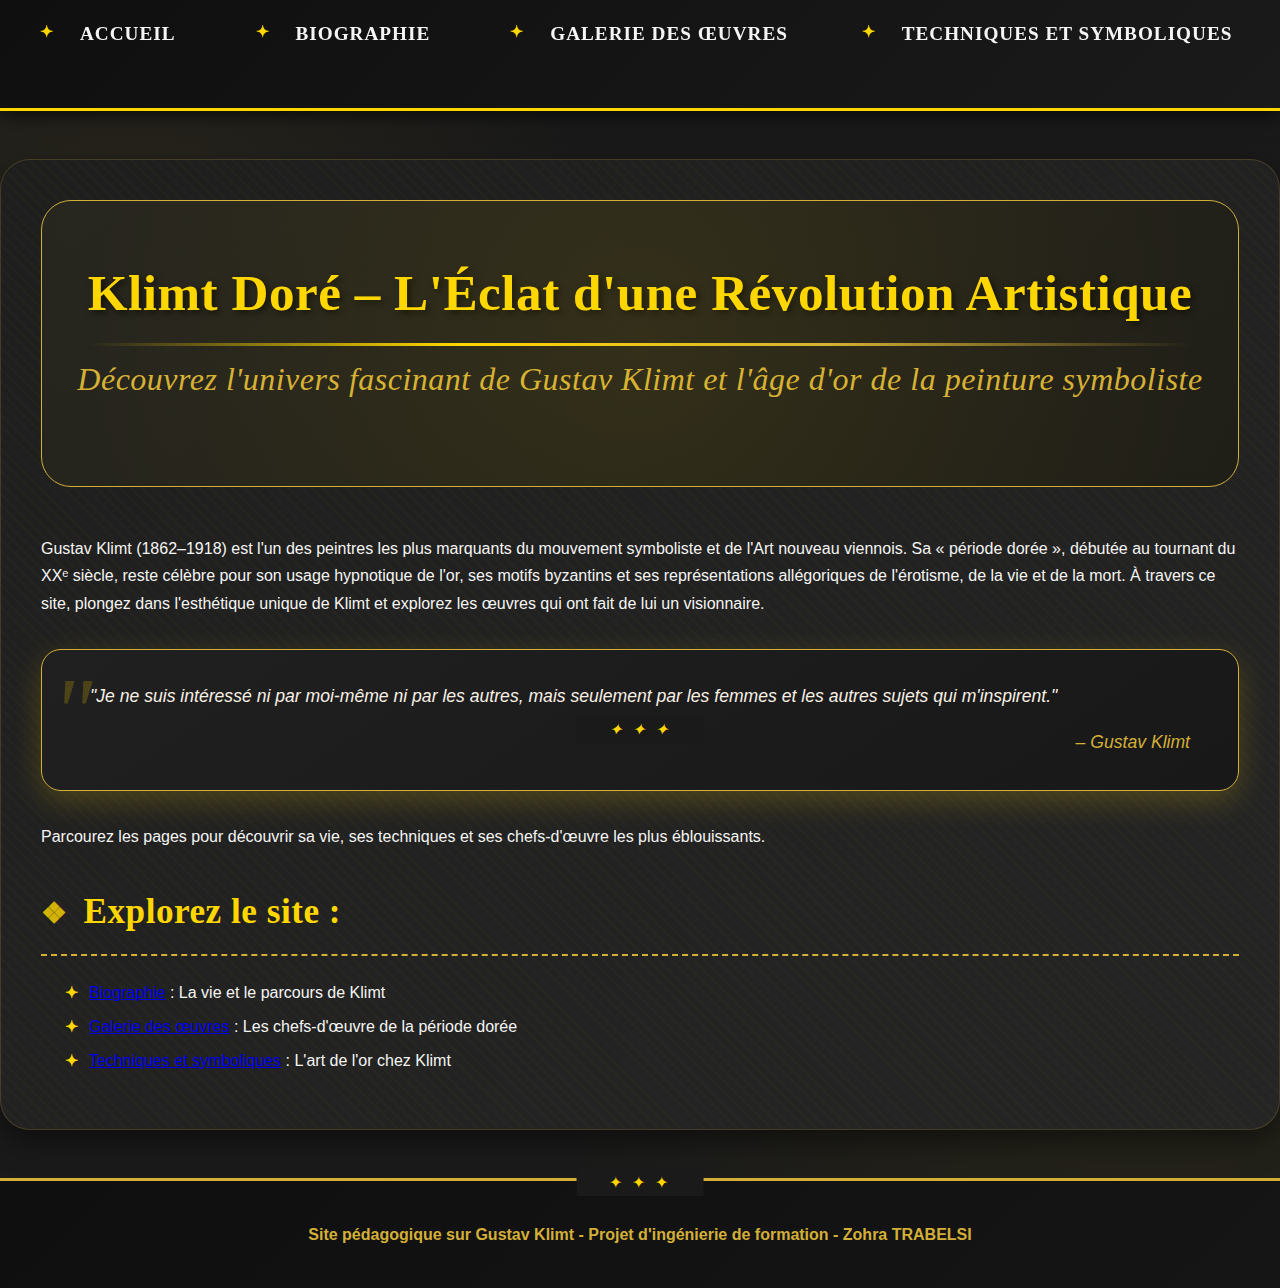
<file: index.html>
<!DOCTYPE html>
<html lang="fr">
<head>
    <meta charset="UTF-8">
    <meta name="viewport" content="width=device-width, initial-scale=1.0">
    <title>Klimt Doré - Accueil</title>
    <link rel="stylesheet" href="style.css">
</head>
<body>
    <!-- Menu de navigation principale -->
    <nav>
        <ul>
            <li><a href="index.html">Accueil</a></li>
            <li><a href="biographie.html">Biographie</a></li>
            <li><a href="oeuvres.html">Galerie des œuvres</a></li>
            <li><a href="techniques.html">Techniques et symboliques</a></li>
        </ul>
    </nav>

    <!-- Contenu principal -->
    <main>
        <!-- En-tête de la page d'accueil -->
        <header>
            <h1>Klimt Doré – L'Éclat d'une Révolution Artistique</h1>
            <h2>Découvrez l'univers fascinant de Gustav Klimt et l'âge d'or de la peinture symboliste</h2>
        </header>

        <!-- Section d'introduction -->
        <section>
            <p>Gustav Klimt (1862–1918) est l'un des peintres les plus marquants du mouvement symboliste et de l'Art nouveau viennois. Sa « période dorée », débutée au tournant du XXᵉ siècle, reste célèbre pour son usage hypnotique de l'or, ses motifs byzantins et ses représentations allégoriques de l'érotisme, de la vie et de la mort. À travers ce site, plongez dans l'esthétique unique de Klimt et explorez les œuvres qui ont fait de lui un visionnaire.</p>
        </section>

        <!-- Citation de Klimt -->
        <blockquote>
            <p>"Je ne suis intéressé ni par moi-même ni par les autres, mais seulement par les femmes et les autres sujets qui m'inspirent."</p>
            <footer>– Gustav Klimt</footer>
        </blockquote>

        <!-- Appel à l'action -->
        <section>
            <p>Parcourez les pages pour découvrir sa vie, ses techniques et ses chefs-d'œuvre les plus éblouissants.</p>
        </section>

        <!-- Liens d'exploration du site -->
        <section>
            <h3>Explorez le site :</h3>
            <ul>
                <li><a href="biographie.html">Biographie</a> : La vie et le parcours de Klimt</li>
                <li><a href="oeuvres.html">Galerie des œuvres</a> : Les chefs-d'œuvre de la période dorée</li>
                <li><a href="techniques.html">Techniques et symboliques</a> : L'art de l'or chez Klimt</li>
            </ul>
        </section>
    </main>

    <!-- Pied de page -->
    <footer>
        <p>Site pédagogique sur Gustav Klimt - Projet d'ingénierie de formation - Zohra TRABELSI</p>
    </footer>
</body>
</html>
</file>
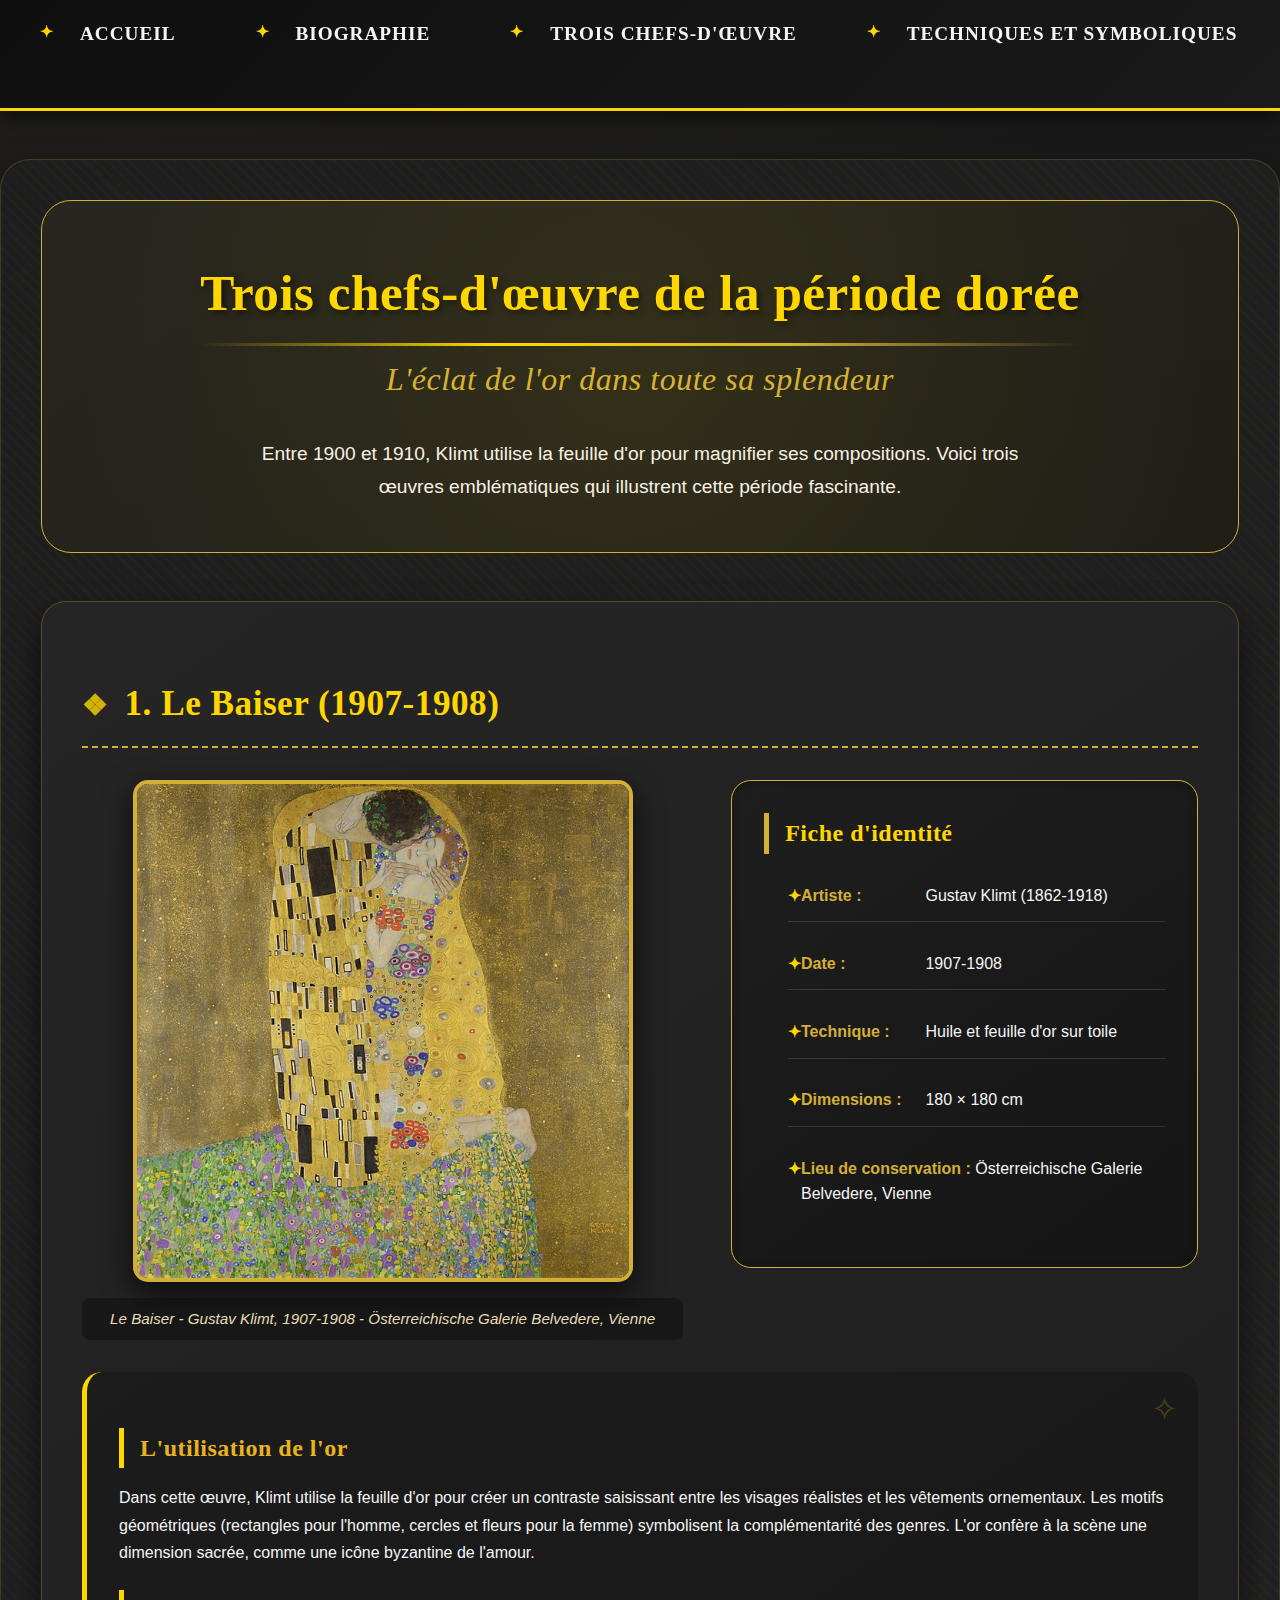
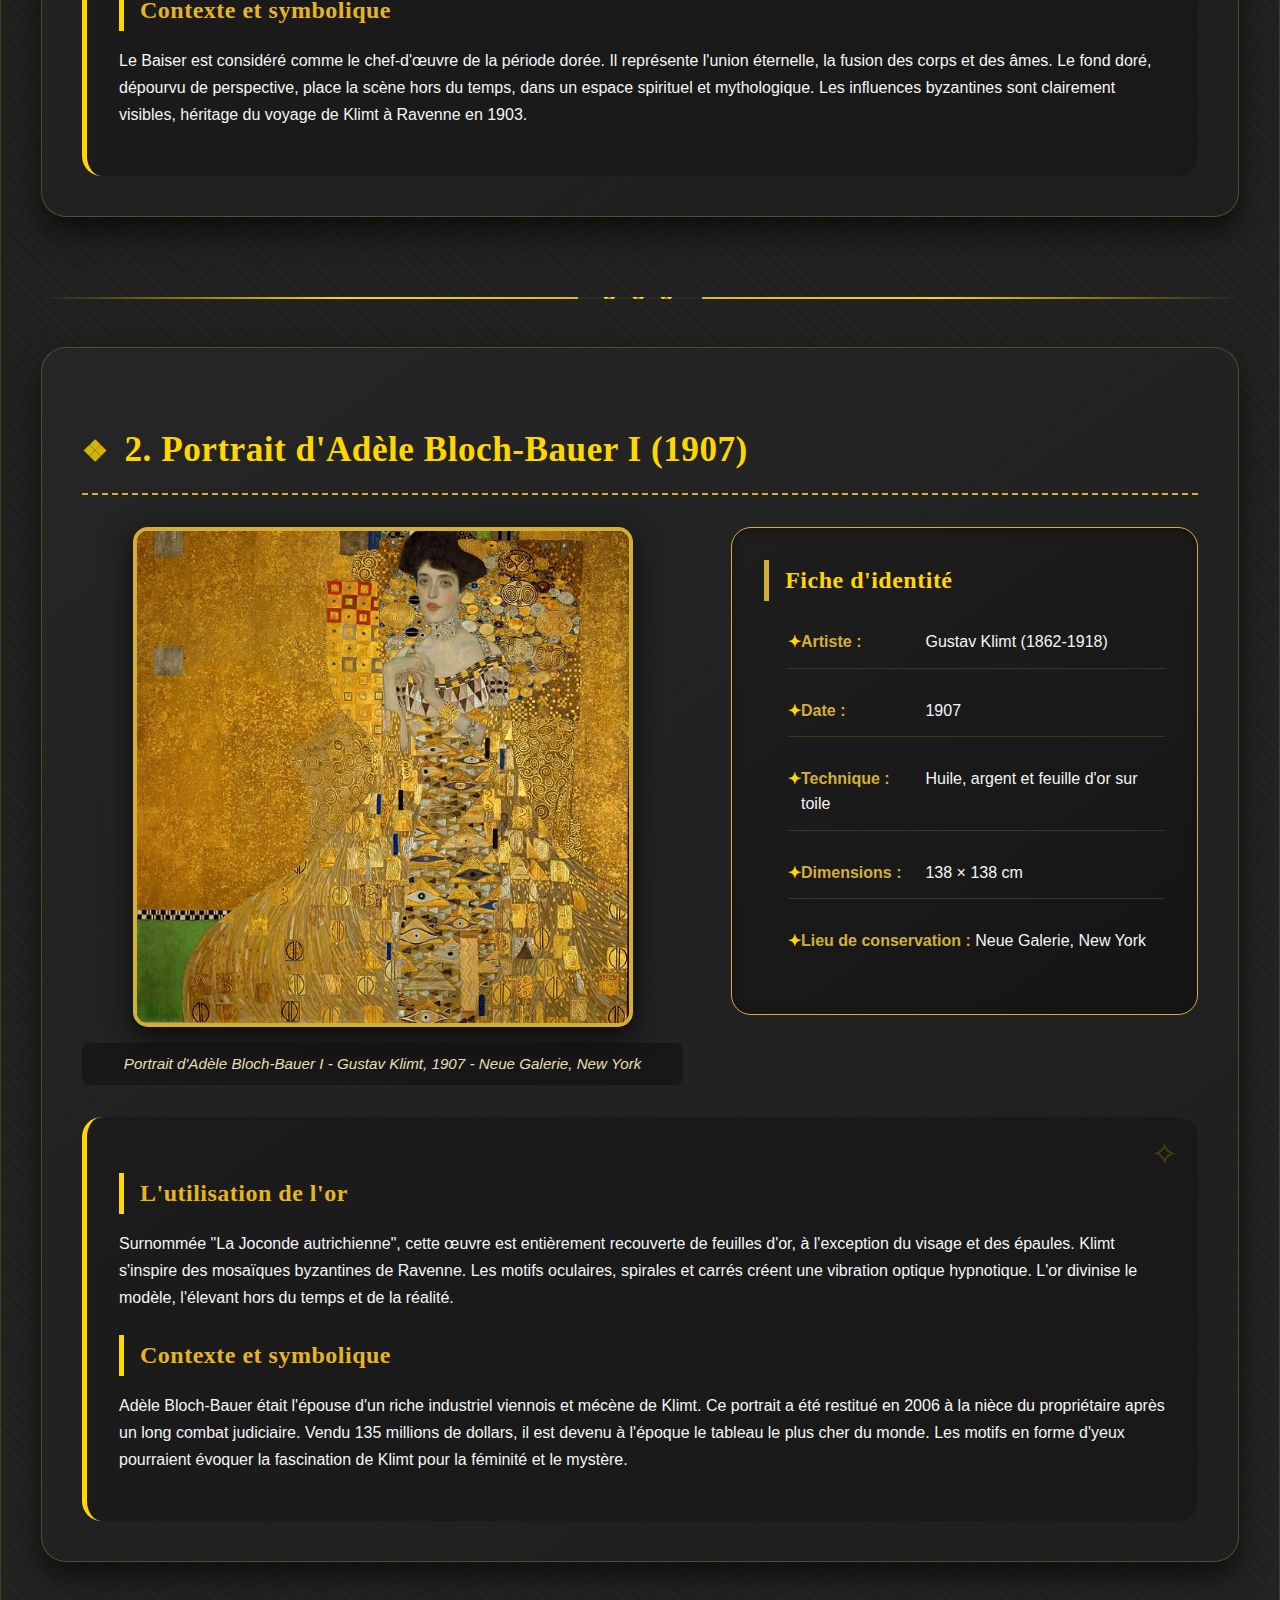
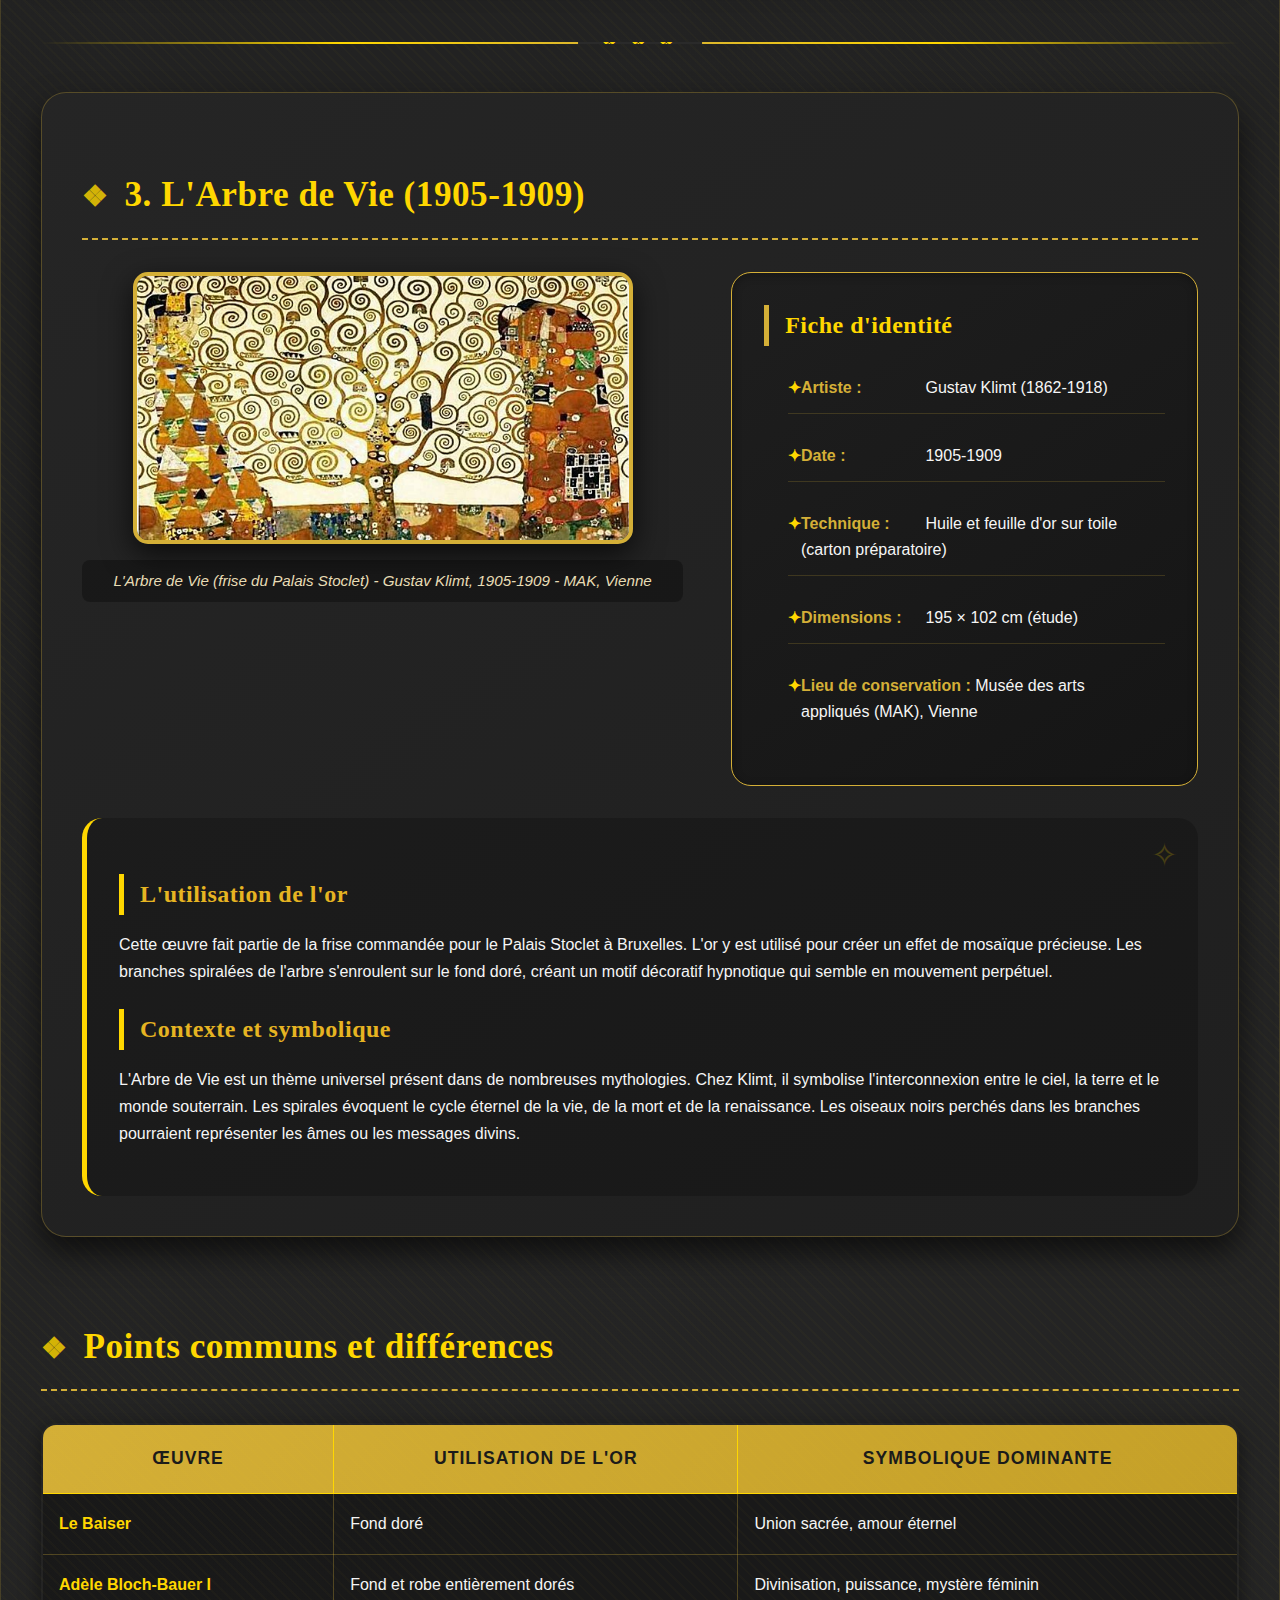
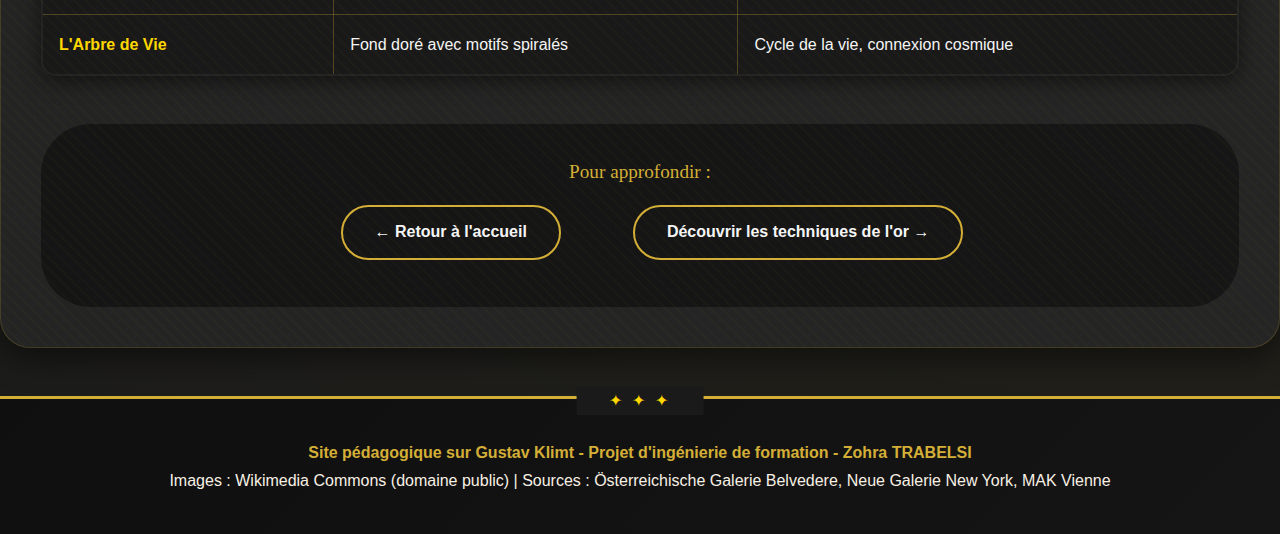
<file: oeuvres.html>
<!DOCTYPE html>
<html lang="fr">
<head>
    <meta charset="UTF-8">
    <meta name="viewport" content="width=device-width, initial-scale=1.0">
    <title>Klimt Doré - Trois chefs-d'œuvre</title>
    <link rel="stylesheet" href="style.css">
</head>
<body>
    <!-- Navigation principale en mode menu qui regroupe toutes les pages  -->
    <nav>
        <ul>
            <li><a href="index.html">Accueil</a></li>
            <li><a href="biographie.html">Biographie</a></li>
            <li><a href="oeuvres.html">Trois chefs-d'œuvre</a></li>
            <li><a href="techniques.html">Techniques et symboliques</a></li>
        </ul>
    </nav>

    <!-- Contenu principal de la page  -->
    <main>
        <!-- En-tête de la page rois chefs-d'œuvre de la période dorée -->
        <header>
            <h1>Trois chefs-d'œuvre de la période dorée</h1>
            <h2>L'éclat de l'or dans toute sa splendeur</h2>
            <p>Entre 1900 et 1910, Klimt utilise la feuille d'or pour magnifier ses compositions. Voici trois œuvres emblématiques qui illustrent cette période fascinante.</p>
        </header>

        <!-- Œuvre 1 : Le Baiser -->
        <section class="oeuvre">
            <h3>1. Le Baiser (1907-1908)</h3>
            
            <div class="oeuvre-conteneur">
                <!-- Image de l'œuvre insérée  -->
                <figure>
                   <img src="images/baiser.jpg" 
     alt="Le Baiser de Gustav Klimt - couple enlacé vêtu de robes dorées à motifs géométriques">
                    <figcaption>Le Baiser - Gustav Klimt, 1907-1908 - Österreichische Galerie Belvedere, Vienne</figcaption>
                </figure>

                <!-- Fiche d'identité de l'oeuvre  -->
                <div class="fiche-oeuvre">
                    <h4>Fiche d'identité</h4>
                    <ul>
                        <li><strong>Artiste :</strong> Gustav Klimt (1862-1918)</li>
                        <li><strong>Date :</strong> 1907-1908</li>
                        <li><strong>Technique :</strong> Huile et feuille d'or sur toile</li>
                        <li><strong>Dimensions :</strong> 180 × 180 cm</li>
                        <li><strong>Lieu de conservation :</strong> Österreichische Galerie Belvedere, Vienne</li>
                    </ul>
                </div>
            </div>

            <!-- Analyse de l'oeuvre  -->
            <article class="analyse">
                <h4>L'utilisation de l'or</h4>
                <p>Dans cette œuvre, Klimt utilise la feuille d'or pour créer un contraste saisissant entre les visages réalistes et les vêtements ornementaux. Les motifs géométriques (rectangles pour l'homme, cercles et fleurs pour la femme) symbolisent la complémentarité des genres. L'or confère à la scène une dimension sacrée, comme une icône byzantine de l'amour.</p>
                
                <h4>Contexte et symbolique</h4>
                <p>Le Baiser est considéré comme le chef-d'œuvre de la période dorée. Il représente l'union éternelle, la fusion des corps et des âmes. Le fond doré, dépourvu de perspective, place la scène hors du temps, dans un espace spirituel et mythologique. Les influences byzantines sont clairement visibles, héritage du voyage de Klimt à Ravenne en 1903.</p>
            </article>
        </section>

        <hr>

        <!-- Œuvre 2 : Portrait d'Adèle Bloch-Bauer I -->
        <section class="oeuvre">
            <h3>2. Portrait d'Adèle Bloch-Bauer I (1907)</h3>
            
            <div class="oeuvre-conteneur">
                <!-- Image de l'œuvre -->
                <figure>
                   <img src="images/adele.jpg"
     alt="Portrait d'Adèle Bloch-Bauer I - femme rousse vêtue d'une robe dorée ornée de motifs oculaires">
                    <figcaption>Portrait d'Adèle Bloch-Bauer I - Gustav Klimt, 1907 - Neue Galerie, New York</figcaption>
                </figure>

                <!-- Fiche d'identité de l'oeuvre -->
                <div class="fiche-oeuvre">
                    <h4>Fiche d'identité</h4>
                    <ul>
                        <li><strong>Artiste :</strong> Gustav Klimt (1862-1918)</li>
                        <li><strong>Date :</strong> 1907</li>
                        <li><strong>Technique :</strong> Huile, argent et feuille d'or sur toile</li>
                        <li><strong>Dimensions :</strong> 138 × 138 cm</li>
                        <li><strong>Lieu de conservation :</strong> Neue Galerie, New York</li>
                    </ul>
                </div>
            </div>

            <!-- Analyse  de l'oeuvre -->
            <article class="analyse">
                <h4>L'utilisation de l'or</h4>
                <p>Surnommée "La Joconde autrichienne", cette œuvre est entièrement recouverte de feuilles d'or, à l'exception du visage et des épaules. Klimt s'inspire des mosaïques byzantines de Ravenne. Les motifs oculaires, spirales et carrés créent une vibration optique hypnotique. L'or divinise le modèle, l'élevant hors du temps et de la réalité.</p>
                
                <h4>Contexte et symbolique</h4>
                <p>Adèle Bloch-Bauer était l'épouse d'un riche industriel viennois et mécène de Klimt. Ce portrait a été restitué en 2006 à la nièce du propriétaire après un long combat judiciaire. Vendu 135 millions de dollars, il est devenu à l'époque le tableau le plus cher du monde. Les motifs en forme d'yeux pourraient évoquer la fascination de Klimt pour la féminité et le mystère.</p>
            </article>
        </section>

        <hr>

        <!-- Œuvre 3 : L'Arbre de Vie -->
        <section class="oeuvre">
            <h3>3. L'Arbre de Vie (1905-1909)</h3>
            
            <div class="oeuvre-conteneur">
                <!-- Image de l'œuvre -->
                <figure>
                    <img src="images/arbre.jpg" 
     alt="L'Arbre de Vie - arbre aux branches spiralées sur fond doré">
                    <figcaption>L'Arbre de Vie (frise du Palais Stoclet) - Gustav Klimt, 1905-1909 - MAK, Vienne</figcaption>
                </figure>

                <!-- Fiche d'identité -->
                <div class="fiche-oeuvre">
                    <h4>Fiche d'identité</h4>
                    <ul>
                        <li><strong>Artiste :</strong> Gustav Klimt (1862-1918)</li>
                        <li><strong>Date :</strong> 1905-1909</li>
                        <li><strong>Technique :</strong> Huile et feuille d'or sur toile (carton préparatoire)</li>
                        <li><strong>Dimensions :</strong> 195 × 102 cm (étude)</li>
                        <li><strong>Lieu de conservation :</strong> Musée des arts appliqués (MAK), Vienne</li>
                    </ul>
                </div>
            </div>

            <!-- Analyse picturale  -->
            <article class="analyse">
                <h4>L'utilisation de l'or</h4>
                <p>Cette œuvre fait partie de la frise commandée pour le Palais Stoclet à Bruxelles. L'or y est utilisé pour créer un effet de mosaïque précieuse. Les branches spiralées de l'arbre s'enroulent sur le fond doré, créant un motif décoratif hypnotique qui semble en mouvement perpétuel.</p>
                
                <h4>Contexte et symbolique</h4>
                <p>L'Arbre de Vie est un thème universel présent dans de nombreuses mythologies. Chez Klimt, il symbolise l'interconnexion entre le ciel, la terre et le monde souterrain. Les spirales évoquent le cycle éternel de la vie, de la mort et de la renaissance. Les oiseaux noirs perchés dans les branches pourraient représenter les âmes ou les messages divins.</p>
            </article>
        </section>

        <!-- Tableau comparatif  entre les trois oeuvres -->
        <section class="comparatif">
            <h3>Points communs et différences</h3>
            <table>
                <thead>
                    <tr>
                        <th>Œuvre</th>
                        <th>Utilisation de l'or</th>
                        <th>Symbolique dominante</th>
                    </tr>
                </thead>
                <tbody>
                    <tr>
                        <td><strong>Le Baiser</strong></td>
                        <td>Fond doré </td>
                        <td>Union sacrée, amour éternel</td>
                    </tr>
                    <tr>
                        <td><strong>Adèle Bloch-Bauer I</strong></td>
                        <td>Fond et robe entièrement dorés</td>
                        <td>Divinisation, puissance, mystère féminin</td>
                    </tr>
                    <tr>
                        <td><strong>L'Arbre de Vie</strong></td>
                        <td>Fond doré avec motifs spiralés</td>
                        <td>Cycle de la vie, connexion cosmique</td>
                    </tr>
                </tbody>
            </table>
        </section>

        <!-- Navigation -->
        <section class="navigation">
            <p>Pour approfondir :</p>
            <ul>
                <li><a href="index.html">← Retour à l'accueil</a></li>
                <li><a href="techniques.html">Découvrir les techniques de l'or →</a></li>
            </ul>
        </section>
    </main>

    <!-- Pied de page  détaillant les sources et le projet , le réalisateur -->
    <footer>
        <p>Site pédagogique sur Gustav Klimt - Projet d'ingénierie de formation - Zohra TRABELSI</p>
        <p>Images : Wikimedia Commons (domaine public) | Sources : Österreichische Galerie Belvedere, Neue Galerie New York, MAK Vienne</p>
    </footer>
</body>
</html>
</file>
<file: style.css>
/* 
 * STYLE.CSS - Thème doré pour le site Klimt
 * Projet d'ingénierie de formation - Zohra TRABELSI
 * Version unifiée pour toutes les pages
 */

/* ===== RESET ET BASE ===== */
/* Réinitialise les marges et paddings par défaut des navigateurs */
/* Box-sizing: border-box inclut les bordures dans le calcul des largeurs */
* {
    margin: 0;
    padding: 0;
    box-sizing: border-box;
}

/* ===== POLICES ===== */
/* Import des polices Google Fonts : Playfair Display pour les titres, Lato pour le texte courant */
@import url('https://fonts.googleapis.com/css2?family=Playfair+Display:wght@400;700;900&family=Lato:wght@300;400;700&display=swap');

/* ===== VARIABLES ===== */
/* Définition des couleurs et ombres réutilisables dans tout le site */
:root {
    --or-principal: #FFD700;      /* Doré vif pour les titres principaux */
    --or-satine: #D4AF37;         /* Doré plus doux pour les éléments secondaires */
    --or-vieux: #C5A028;          /* Doré foncé pour les accents */
    --or-rose: #E6B422;           /* Doré aux reflets rosés */
    --noir-profond: #1A1A1A;      /* Fond principal sombre */
    --noir-doux: #2A2A2A;         /* Fond légèrement plus clair */
    --blanc-casse: #F5F5F5;       /* Texte principal */
    --beige: #F8F0E5;             /* Beige pour les citations */
    --beige-dore: #E8DDB5;        /* Beige doré pour les légendes */
    --ombre-douce: 0 10px 30px rgba(0, 0, 0, 0.5);        /* Ombre standard */
    --ombre-doree: 0 10px 30px rgba(255, 215, 0, 0.2);    /* Ombre dorée pour les effets */
}

/* ===== STYLES GÉNÉRAUX ===== */
/* Style de base appliqué à tout le site */
body {
    font-family: 'Lato', sans-serif;           /* Police principale */
    background-color: var(--noir-profond);      /* Fond sombre */
    color: var(--blanc-casse);                  /* Texte clair */
    line-height: 1.7;                           /* Hauteur de ligne pour lisibilité */
    background-image: 
        radial-gradient(circle at 10% 20%, rgba(212, 175, 55, 0.08) 0%, transparent 30%),
        radial-gradient(circle at 90% 80%, rgba(255, 215, 0, 0.05) 0%, transparent 40%);
    min-height: 100vh;                           /* Hauteur minimale = écran */
    display: flex;
    flex-direction: column;                      /* Organisation verticale */
}

/* Conteneur principal du contenu de chaque page */
main {
    max-width: 1300px;                           /* Largeur maximale */
    margin: 3rem auto;                            /* Centrage horizontal */
    padding: 2.5rem;                              /* Espacement interne */
    background: linear-gradient(145deg, #1E1E1E, #252525); /* Dégradé subtil */
    border-radius: 30px;                          /* Coins arrondis */
    box-shadow: var(--ombre-douce);                /* Ombre portée */
    border: 1px solid rgba(212, 175, 55, 0.2);     /* Bordure dorée discrète */
    position: relative;
    overflow: hidden;                              /* Cache le débordement du motif */
}

/* Effet de motif byzantin en arrière-plan */
main::before {
    content: '';
    position: absolute;
    top: 0;
    left: 0;
    right: 0;
    bottom: 0;
    background-image: 
        repeating-linear-gradient(45deg, 
            rgba(255, 215, 0, 0.02) 0px, 
            rgba(255, 215, 0, 0.02) 2px,
            transparent 2px, 
            transparent 8px);
    pointer-events: none;                          /* Permet de cliquer à travers */
}

/* ===== TYPOGRAPHIE DORÉE AVEC ANIMATIONS ===== */
/* Styles communs à tous les titres */
h1, h2, h3, h4 {
    font-family: 'Playfair Display', serif;       /* Police élégante pour titres */
    font-weight: 700;
    letter-spacing: 0.5px;                         /* Espacement léger entre lettres */
}

/* Titre principal de niveau 1 */
h1 {
    font-size: 3.2rem;
    font-weight: 900;
    color: var(--or-principal);
    text-shadow: 3px 3px 6px rgba(0, 0, 0, 0.7);   /* Ombre pour relief */
    margin-bottom: 1rem;
    position: relative;
    display: inline-block;                          /* Ajuste à la largeur du contenu */
    animation: etincelle 4s infinite;               /* Animation scintillement */
}

/* Ligne décorative sous le h1 */
h1::after {
    content: '';
    position: absolute;
    bottom: -10px;
    left: 0;
    width: 100%;
    height: 3px;
    background: linear-gradient(90deg, transparent, var(--or-principal), var(--or-satine), transparent);
}

/* Titre de niveau 2 (sous-titres) */
h2 {
    font-size: 2rem;
    color: var(--or-satine);
    margin-bottom: 2rem;
    font-weight: 400;
    font-style: italic;                              /* Italique pour distinction */
}

/* Titre de niveau 3 (sections) */
h3 {
    font-size: 2.2rem;
    color: var(--or-principal);
    margin: 2rem 0 1.5rem 0;
    padding-bottom: 0.8rem;
    border-bottom: 2px dashed var(--or-satine);      /* Ligne pointillée dorée */
    position: relative;
}

/* Icône décorative avant le h3 */
h3::before {
    content: '❖';                                    /* Symbole byzantin */
    color: var(--or-principal);
    font-size: 1.8rem;
    margin-right: 1rem;
    opacity: 0.8;
}

/* Titre de niveau 4 (sous-sections) */
h4 {
    font-size: 1.5rem;
    color: var(--or-rose);
    margin: 1.5rem 0 1rem 0;
    font-weight: 700;
    border-left: 5px solid var(--or-principal);      /* Barre latérale dorée */
    padding-left: 1rem;
}

/* Animation de scintillement pour le titre principal */
@keyframes etincelle {
    0%, 100% { text-shadow: 0 0 5px var(--or-principal); }
    50% { text-shadow: 0 0 20px var(--or-principal), 0 0 30px var(--or-satine); }
}

/* Animation de rotation pour les arrière-plans */
@keyframes rotation {
    from { transform: rotate(0deg); }
    to { transform: rotate(360deg); }
}

/* ===== NAVIGATION ===== */
/* Barre de navigation principale */
nav {
    background: linear-gradient(135deg, #0F0F0F, #1A1A1A);
    padding: 1.2rem 2rem;
    border-bottom: 3px solid var(--or-principal);    /* Séparateur doré */
    box-shadow: 0 4px 20px rgba(0, 0, 0, 0.7);
    position: sticky;                                 /* Reste en haut lors du défilement */
    top: 0;
    z-index: 1000;                                    /* Au-dessus du contenu */
    backdrop-filter: blur(5px);                       /* Effet de flou */
}

/* Liste des liens de navigation */
nav ul {
    list-style: none;
    display: flex;                                    /* Disposition horizontale */
    justify-content: center;
    gap: 4rem;                                         /* Espace entre les liens */
    max-width: 1200px;
    margin: 0 auto;
}

/* Liens de navigation */
nav a {
    color: var(--blanc-casse);
    text-decoration: none;
    font-family: 'Playfair Display', serif;
    font-size: 1.2rem;
    font-weight: 700;
    padding: 0.5rem 1rem;
    transition: all 0.3s ease;                        /* Animation au survol */
    position: relative;
    text-transform: uppercase;
    letter-spacing: 1px;
}

/* Ligne décorative sous les liens (apparaît au survol) */
nav a::before {
    content: '';
    position: absolute;
    bottom: 0;
    left: 0;
    width: 0;
    height: 2px;
    background: var(--or-principal);
    transition: width 0.3s ease;
}

/* Étoile décorative après les liens (apparaît au survol) */
nav a::after {
    content: '✦';
    position: absolute;
    top: 50%;
    right: -20px;
    transform: translateY(-50%);
    color: var(--or-satine);
    opacity: 0;
    transition: opacity 0.3s ease, right 0.3s ease;
}

/* Effets au survol des liens */
nav a:hover {
    color: var(--or-principal);
    transform: translateY(-2px);
}

nav a:hover::before {
    width: 100%;
}

nav a:hover::after {
    opacity: 1;
    right: -25px;
}

/* ===== EN-TÊTE DE PAGE AVEC ANIMATION 3D ===== */
/* En-tête présent en haut de chaque page */
header {
    text-align: center;
    margin-bottom: 3rem;
    padding: 3rem 2rem;
    background: linear-gradient(145deg, #202020, #181818);
    border-radius: 30px;
    border: 1px solid var(--or-satine);
    position: relative;
    overflow: hidden;
}

/* Effet de lumière rotative en arrière-plan */
header::after {
    content: '';
    position: absolute;
    top: -50%;
    left: -50%;
    width: 200%;
    height: 200%;
    background: radial-gradient(circle at center, rgba(255, 215, 0, 0.1) 0%, transparent 70%);
    animation: rotation 20s linear infinite;
}

/* Paragraphe dans l'en-tête */
header p {
    font-size: 1.2rem;
    max-width: 800px;
    margin: 1.5rem auto 0;
    color: var(--beige);
    position: relative;
    z-index: 2;                                        /* Au-dessus de l'animation */
}

/* ===== STYLE DES ŒUVRES (PAGE 3) ===== */
/* Conteneur de chaque œuvre */
.oeuvre {
    margin-bottom: 5rem;
    padding: 2.5rem;
    background: linear-gradient(145deg, #252525, #1F1F1F);
    border-radius: 25px;
    border: 1px solid rgba(212, 175, 55, 0.3);
    box-shadow: 0 15px 30px rgba(0, 0, 0, 0.6);
    position: relative;
    transition: all 0.4s ease;                          /* Animation au survol */
}

/* Effet au survol d'une œuvre */
.oeuvre:hover {
    border-color: var(--or-principal);
    box-shadow: 0 20px 40px rgba(255, 215, 0, 0.3);
    transform: translateY(-8px);                         /* Légère élévation */
}

/* Conteneur flexible pour l'image et la fiche d'identité */
.oeuvre-conteneur {
    display: flex;
    gap: 3rem;
    align-items: flex-start;
    margin: 2rem 0;
}

/* ===== IMAGES PROPORTIONNELLES ET CENTRÉES ===== */
/* Conteneur de l'image dans la section œuvre */
.oeuvre figure {
    flex: 1.2;
    margin: 0;
    text-align: center;
}

/* Style des images */
.oeuvre img {
    width: 100%;
    max-width: 500px;                                    /* Taille maximale */
    height: auto;                                        /* Proportions conservées */
    border-radius: 15px;
    border: 4px solid var(--or-satine);                  /* Bordure dorée */
    box-shadow: 0 10px 30px rgba(0, 0, 0, 0.7);
    transition: all 0.4s ease;
    display: block;
    margin: 0 auto;                                      /* Centrage */
}

/* Effet au survol des images */
.oeuvre img:hover {
    transform: scale(1.05) rotate(0.5deg);               /* Léger zoom et rotation */
    border-color: var(--or-principal);
    box-shadow: 0 15px 40px rgba(255, 215, 0, 0.4);
}

/* Légende sous l'image */
.oeuvre figcaption {
    margin-top: 1rem;
    font-style: italic;
    color: var(--beige-dore);
    font-size: 0.95rem;
    padding: 0.5rem;
    background: rgba(0, 0, 0, 0.3);
    border-radius: 8px;
}

/* Image de la page biographie */
.portrait-klimt {
    text-align: center;
}

.portrait-klimt img {
    max-width: 350px;
    height: auto;
    border-radius: 15px;
    border: 4px solid var(--or-satine);
    box-shadow: var(--ombre-doree);
}

/* ===== FICHE D'IDENTITÉ ===== */
/* Carte contenant les informations sur l'œuvre */
.fiche-oeuvre {
    flex: 0.8;
    background: linear-gradient(145deg, #1E1E1E, #151515);
    padding: 2rem;
    border-radius: 20px;
    border: 1px solid var(--or-satine);
    box-shadow: inset 0 2px 10px rgba(0, 0, 0, 0.3);     /* Ombre interne */
}

/* Titre de la fiche d'identité */
.fiche-oeuvre h4 {
    color: var(--or-principal);
    border-left: 5px solid var(--or-satine);
    margin-top: 0;
}

/* Liste dans la fiche d'identité */
.fiche-oeuvre ul {
    list-style: none;
    padding: 0;
}

/* Éléments de la liste */
.fiche-oeuvre li {
    margin-bottom: 1rem;
    padding: 0.8rem;
    border-bottom: 1px solid rgba(212, 175, 55, 0.2);     /* Séparateur doré */
}

/* Dernier élément sans bordure */
.fiche-oeuvre li:last-child {
    border-bottom: none;
}

/* Mise en valeur des étiquettes (Artiste, Date, etc.) */
.fiche-oeuvre li strong {
    color: var(--or-satine);
    display: inline-block;
    min-width: 120px;
    font-weight: 700;
}

/* ===== ANALYSE DES ŒUVRES ===== */
/* Bloc d'analyse textuelle */
.analyse {
    margin-top: 2rem;
    padding: 2rem;
    background: rgba(0, 0, 0, 0.2);
    border-radius: 20px;
    border-left: 5px solid var(--or-principal);           /* Barre latérale dorée */
    position: relative;
}

/* Étoile décorative dans le coin */
.analyse::before {
    content: '✧';
    position: absolute;
    top: 10px;
    right: 20px;
    font-size: 2rem;
    color: var(--or-principal);
    opacity: 0.2;
}

/* Paragraphes dans l'analyse */
.analyse p {
    margin-bottom: 1rem;
}

/* ===== STYLE POUR LA PAGE BIOGRAPHIE ===== */
/* Conteneur principal de la biographie (portrait + texte) */
.biographie-conteneur {
    display: flex;
    gap: 3rem;
    align-items: center;
    margin: 2rem 0;
}

/* Texte biographique */
.biographie-texte {
    flex: 1;
}

/* Chronologie - grille de cartes */
.chronologie-grille {
    display: grid;
    grid-template-columns: repeat(auto-fit, minmax(200px, 1fr)); /* Adaptatif */
    gap: 1.5rem;
    margin: 2rem 0;
}

/* Carte de la chronologie */
.chronologie-carte {
    background: linear-gradient(145deg, #252525, #1F1F1F);
    padding: 1.5rem;
    border-radius: 15px;
    border: 1px solid var(--or-satine);
    text-align: center;
    transition: all 0.3s ease;
}

/* Effet au survol des cartes */
.chronologie-carte:hover {
    transform: translateY(-5px);
    box-shadow: var(--ombre-doree);
    border-color: var(--or-principal);
}

/* Année dans la carte chronologique */
.chronologie-carte h4 {
    color: var(--or-principal);
    font-size: 1.8rem;
    margin: 0 0 0.5rem 0;
    border-left: none;
    padding-left: 0;
}

/* Périodes artistiques - grille de cartes */
.periodes-conteneur {
    display: grid;
    grid-template-columns: repeat(auto-fit, minmax(250px, 1fr));
    gap: 2rem;
    margin: 2rem 0;
}

/* Carte de période */
.periode-carte {
    background: rgba(0, 0, 0, 0.3);
    padding: 2rem;
    border-radius: 20px;
    border: 1px solid rgba(212, 175, 55, 0.3);
    transition: all 0.3s ease;
}

/* Effet au survol des cartes de période */
.periode-carte:hover {
    border-color: var(--or-principal);
    transform: scale(1.02);
}

/* ===== STYLE POUR LA PAGE TECHNIQUES ===== */
/* Conteneur flexible pour les sections techniques */
.technique-conteneur {
    display: flex;
    gap: 3rem;
    align-items: center;
    margin: 2rem 0;
}

/* Version inversée (image à droite, texte à gauche) */
.technique-conteneur.reverse {
    flex-direction: row-reverse;
}

/* Image dans la section technique */
.technique-image {
    flex: 1;
    text-align: center;
}

.technique-image img {
    max-width: 100%;
    height: auto;
    border-radius: 15px;
    border: 4px solid var(--or-satine);
}

/* Grille symbolique (2 colonnes) */
.symbolique-grille {
    display: grid;
    grid-template-columns: repeat(2, 1fr);
    gap: 2rem;
    margin: 2rem 0;
}

/* Carte symbolique */
.symbole-carte {
    background: linear-gradient(145deg, #252525, #1F1F1F);
    padding: 2rem;
    border-radius: 20px;
    border: 1px solid var(--or-satine);
    transition: all 0.3s ease;
}

/* Effet au survol des cartes symboliques */
.symbole-carte:hover {
    transform: translateY(-5px);
    box-shadow: var(--ombre-doree);
}

/* Titre dans la carte symbolique */
.symbole-carte h4 {
    color: var(--or-principal);
    border-left: none;
    padding-left: 0;
    text-align: center;
}

/* ===== TABLEAUX AVEC CONTOURS ===== */
/* Style général des tableaux */
table {
    width: 100%;
    border-collapse: collapse;                           /* Bordures fusionnées */
    margin: 2rem 0;
    font-size: 1rem;
    border-radius: 15px;
    overflow: hidden;
    box-shadow: 0 5px 20px rgba(0, 0, 0, 0.5);
    border: 2px solid var(--or-satine);                  /* Bordure extérieure dorée */
}

/* En-tête du tableau */
thead {
    background: linear-gradient(135deg, var(--or-satine), var(--or-vieux));
    color: var(--noir-profond);
}

/* Cellules d'en-tête */
th {
    padding: 1.2rem;
    font-size: 1.1rem;
    font-weight: 700;
    text-transform: uppercase;
    letter-spacing: 1px;
    border: 1px solid var(--or-principal);
}

/* Cellules de données */
td {
    padding: 1rem;
    background: rgba(0, 0, 0, 0.3);
    color: var(--blanc-casse);
    border: 1px solid rgba(212, 175, 55, 0.3);
}

/* Surbrillance au survol des lignes */
tr:hover td {
    background: rgba(212, 175, 55, 0.15);
}

/* Première colonne mise en valeur */
td:first-child {
    font-weight: 700;
    color: var(--or-principal);
}

/* ===== LISTES AVEC PUCES DORÉES ===== */
/* Style général des listes */
ul, ol {
    margin: 1rem 0 1rem 1.5rem;
}

/* Éléments de liste */
li {
    margin-bottom: 0.5rem;
    line-height: 1.6;
}

/* Puces personnalisées pour les listes non ordonnées */
ul li {
    list-style-type: none;                               /* Supprime la puce par défaut */
    position: relative;
    padding-left: 1.5rem;
}

/* Étoile dorée comme puce */
ul li::before {
    content: '✦';
    color: var(--or-principal);
    position: absolute;
    left: 0;
    font-weight: bold;
}

/* ===== CITATIONS ===== */
/* Style des citations en bloc */
blockquote {
    margin: 2rem 0;
    padding: 2rem 3rem;
    background: linear-gradient(145deg, #202020, #181818);
    border-radius: 20px;
    border: 1px solid var(--or-satine);
    font-style: italic;
    font-size: 1.1rem;
    color: var(--beige);
    box-shadow: var(--ombre-doree);
    position: relative;
}

/* Gros guillemet décoratif en arrière-plan */
blockquote::before {
    content: '"';
    font-size: 6rem;
    color: var(--or-principal);
    opacity: 0.2;
    position: absolute;
    top: -20px;
    left: 10px;
    font-family: 'Playfair Display', serif;
}

/* Auteur de la citation */
blockquote footer {
    background: transparent;
    border-top: none;
    padding: 0;
    margin-top: 1rem;
    text-align: right;
    color: var(--or-satine);
}

/* ===== SÉPARATEURS ===== */
/* Ligne de séparation entre les sections */
hr {
    margin: 3rem 0;
    border: none;
    height: 2px;
    background: linear-gradient(90deg, 
        transparent, 
        var(--or-principal), 
        var(--or-satine), 
        var(--or-principal), 
        transparent);
    position: relative;
}

/* Motif décoratif au centre du séparateur */
hr::before {
    content: '❖ ❖ ❖';
    position: absolute;
    top: 50%;
    left: 50%;
    transform: translate(-50%, -50%);
    background: var(--noir-doux);
    padding: 0.5rem 1.5rem;
    color: var(--or-principal);
    font-size: 1rem;
    letter-spacing: 5px;
}

/* ===== NAVIGATION INTERNE ===== */
/* Section de navigation en bas des pages */
.navigation {
    margin-top: 3rem;
    padding: 2rem;
    background: rgba(0, 0, 0, 0.4);
    border-radius: 50px;
    text-align: center;
}

/* Texte d'introduction à la navigation */
.navigation p {
    color: var(--or-satine);
    font-size: 1.2rem;
    margin-bottom: 1rem;
    font-family: 'Playfair Display', serif;
}

/* Liste des liens de navigation */
.navigation ul {
    list-style: none;
    display: flex;
    justify-content: center;
    gap: 3rem;
    margin: 0;
    padding: 0;
}

/* Désactive les puces personnalisées pour cette liste */
.navigation ul li::before {
    display: none;
}

/* Liens de navigation */
.navigation a {
    color: var(--blanc-casse);
    font-weight: 700;
    padding: 0.8rem 2rem;
    border: 2px solid var(--or-satine);
    border-radius: 40px;
    transition: all 0.3s ease;
    text-decoration: none;
    display: inline-block;
    position: relative;
    overflow: hidden;
}

/* Effet de brillance au survol */
.navigation a::before {
    content: '';
    position: absolute;
    top: 0;
    left: -100%;
    width: 100%;
    height: 100%;
    background: linear-gradient(90deg, transparent, rgba(255, 215, 0, 0.2), transparent);
    transition: left 0.5s ease;
}

/* Effets au survol des liens */
.navigation a:hover {
    background: var(--or-satine);
    color: var(--noir-profond);
    border-color: var(--or-principal);
    transform: translateY(-3px);
    box-shadow: 0 5px 20px rgba(255, 215, 0, 0.3);
}

.navigation a:hover::before {
    left: 100%;
}

/* ===== PIED DE PAGE ===== */
/* Pied de page commun à toutes les pages */
footer {
    background: linear-gradient(135deg, #0F0F0F, #151515);
    color: var(--beige);
    text-align: center;
    padding: 2.5rem;
    margin-top: auto;                                    /* Pousse vers le bas */
    border-top: 3px solid var(--or-satine);              /* Ligne de séparation dorée */
    position: relative;
}

/* Motif décoratif au-dessus du footer */
footer::before {
    content: '✦ ✦ ✦';
    position: absolute;
    top: -12px;
    left: 50%;
    transform: translateX(-50%);
    background: var(--noir-profond);
    color: var(--or-principal);
    padding: 0 2rem;
    font-size: 1rem;
    letter-spacing: 3px;
}

/* Première ligne du footer (projet) */
footer p:first-child {
    color: var(--or-satine);
    font-weight: 700;
}

/* ===== RESSOURCES ===== */
/* Grille des ressources (livres, documentaires, musées) */
.ressources-conteneur {
    display: grid;
    grid-template-columns: repeat(3, 1fr);               /* 3 colonnes égales */
    gap: 2rem;
    margin: 2rem 0;
}

/* Carte de ressource */
.ressource {
    background: rgba(0, 0, 0, 0.3);
    padding: 1.5rem;
    border-radius: 15px;
    border: 1px solid rgba(212, 175, 55, 0.3);
}

/* Titre de la ressource */
.ressource h4 {
    color: var(--or-satine);
    text-align: center;
    border-left: none;
    padding-left: 0;
}

/* ===== RESPONSIVE DESIGN ===== */
/* Adaptation pour les tablettes et petits écrans (moins de 992px) */
@media screen and (max-width: 992px) {
    h1 { font-size: 2.5rem; }
    h2 { font-size: 1.8rem; }
    h3 { font-size: 2rem; }
    
    /* Passage en colonne pour les conteneurs flex */
    .oeuvre-conteneur,
    .biographie-conteneur,
    .technique-conteneur,
    .technique-conteneur.reverse {
        flex-direction: column;
        gap: 2rem;
    }
    
    nav ul { gap: 2rem; }
    .symbolique-grille { grid-template-columns: 1fr; }    /* 1 colonne */
    .ressources-conteneur { grid-template-columns: 1fr; } /* 1 colonne */
}

/* Adaptation pour les mobiles (moins de 768px) */
@media screen and (max-width: 768px) {
    main { margin: 1rem; padding: 1.5rem; }
    h1 { font-size: 2rem; }
    h2 { font-size: 1.5rem; }
    h3 { font-size: 1.8rem; }
    
    /* Navigation verticale */
    nav ul {
        flex-direction: column;
        align-items: center;
        gap: 0.8rem;
    }
    
    nav a::after { display: none; }                       /* Cache les étoiles */
    
    .oeuvre { padding: 1.5rem; }
    .fiche-oeuvre li strong { display: block; margin-bottom: 0.3rem; }
    
    /* Liens de navigation interne en colonne */
    .navigation ul { flex-direction: column; gap: 1rem; }
    .navigation a { width: 100%; }
    
    blockquote { padding: 1.5rem; font-size: 1rem; }
    blockquote::before { font-size: 4rem; }
}

/* Adaptation pour très petits écrans (moins de 480px) */
@media screen and (max-width: 480px) {
    h1 { font-size: 1.8rem; }
    h2 { font-size: 1.3rem; }
    h3 { font-size: 1.5rem; }
    
    /* Tableaux scrollables horizontalement */
    table {
        display: block;
        overflow-x: auto;
        white-space: nowrap;
    }
}

/* ===== ACCESSIBILITÉ ===== */
/* Style de focus pour la navigation au clavier */
:focus {
    outline: 3px solid var(--or-principal);
    outline-offset: 3px;
}

/* Style de la sélection de texte */
::selection {
    background-color: var(--or-principal);
    color: var(--noir-profond);
}
</file>
